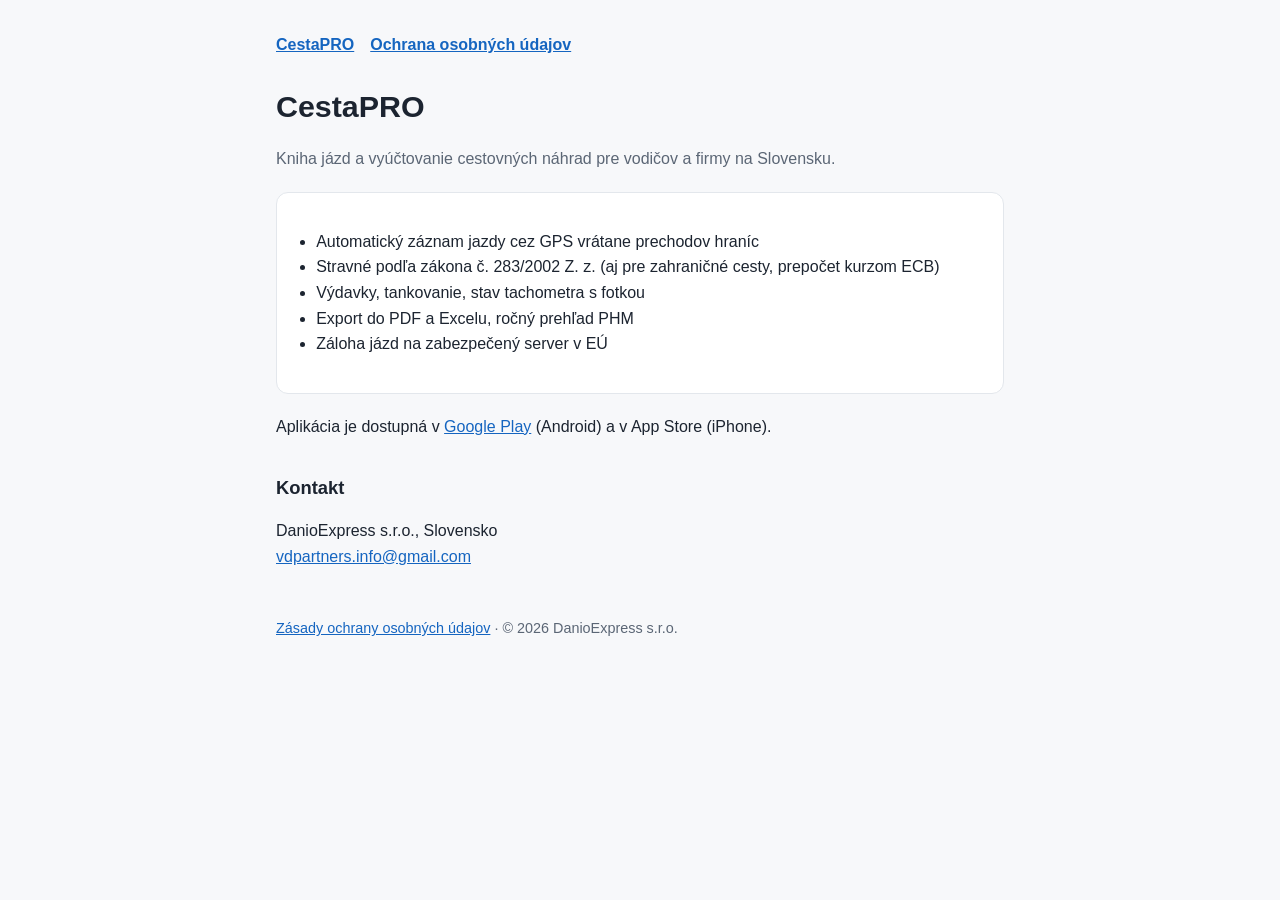
<file: index.html>
<!doctype html><html lang="sk"><head><meta charset="utf-8"><meta name="viewport" content="width=device-width,initial-scale=1">
<title>CestaPRO – kniha jázd a cestovné náhrady</title><link rel="stylesheet" href="style.css"></head><body><main>
<nav><a href="./">CestaPRO</a><a href="privacy.html">Ochrana osobných údajov</a></nav>
<h1>CestaPRO</h1><p class="muted">Kniha jázd a vyúčtovanie cestovných náhrad pre vodičov a firmy na Slovensku.</p>
<div class="card"><ul>
<li>Automatický záznam jazdy cez GPS vrátane prechodov hraníc</li>
<li>Stravné podľa zákona č. 283/2002 Z. z. (aj pre zahraničné cesty, prepočet kurzom ECB)</li>
<li>Výdavky, tankovanie, stav tachometra s fotkou</li>
<li>Export do PDF a Excelu, ročný prehľad PHM</li>
<li>Záloha jázd na zabezpečený server v EÚ</li>
</ul></div>
<p>Aplikácia je dostupná v <a href="https://play.google.com/store/apps/details?id=com.cestaproapp">Google Play</a> (Android) a v App Store (iPhone).</p>
<h2>Kontakt</h2><p>DanioExpress s.r.o., Slovensko<br><a href="mailto:vdpartners.info@gmail.com">vdpartners.info@gmail.com</a></p>
<footer><a href="privacy.html">Zásady ochrany osobných údajov</a> · © 2026 DanioExpress s.r.o.</footer>
</main></body></html>
</file>
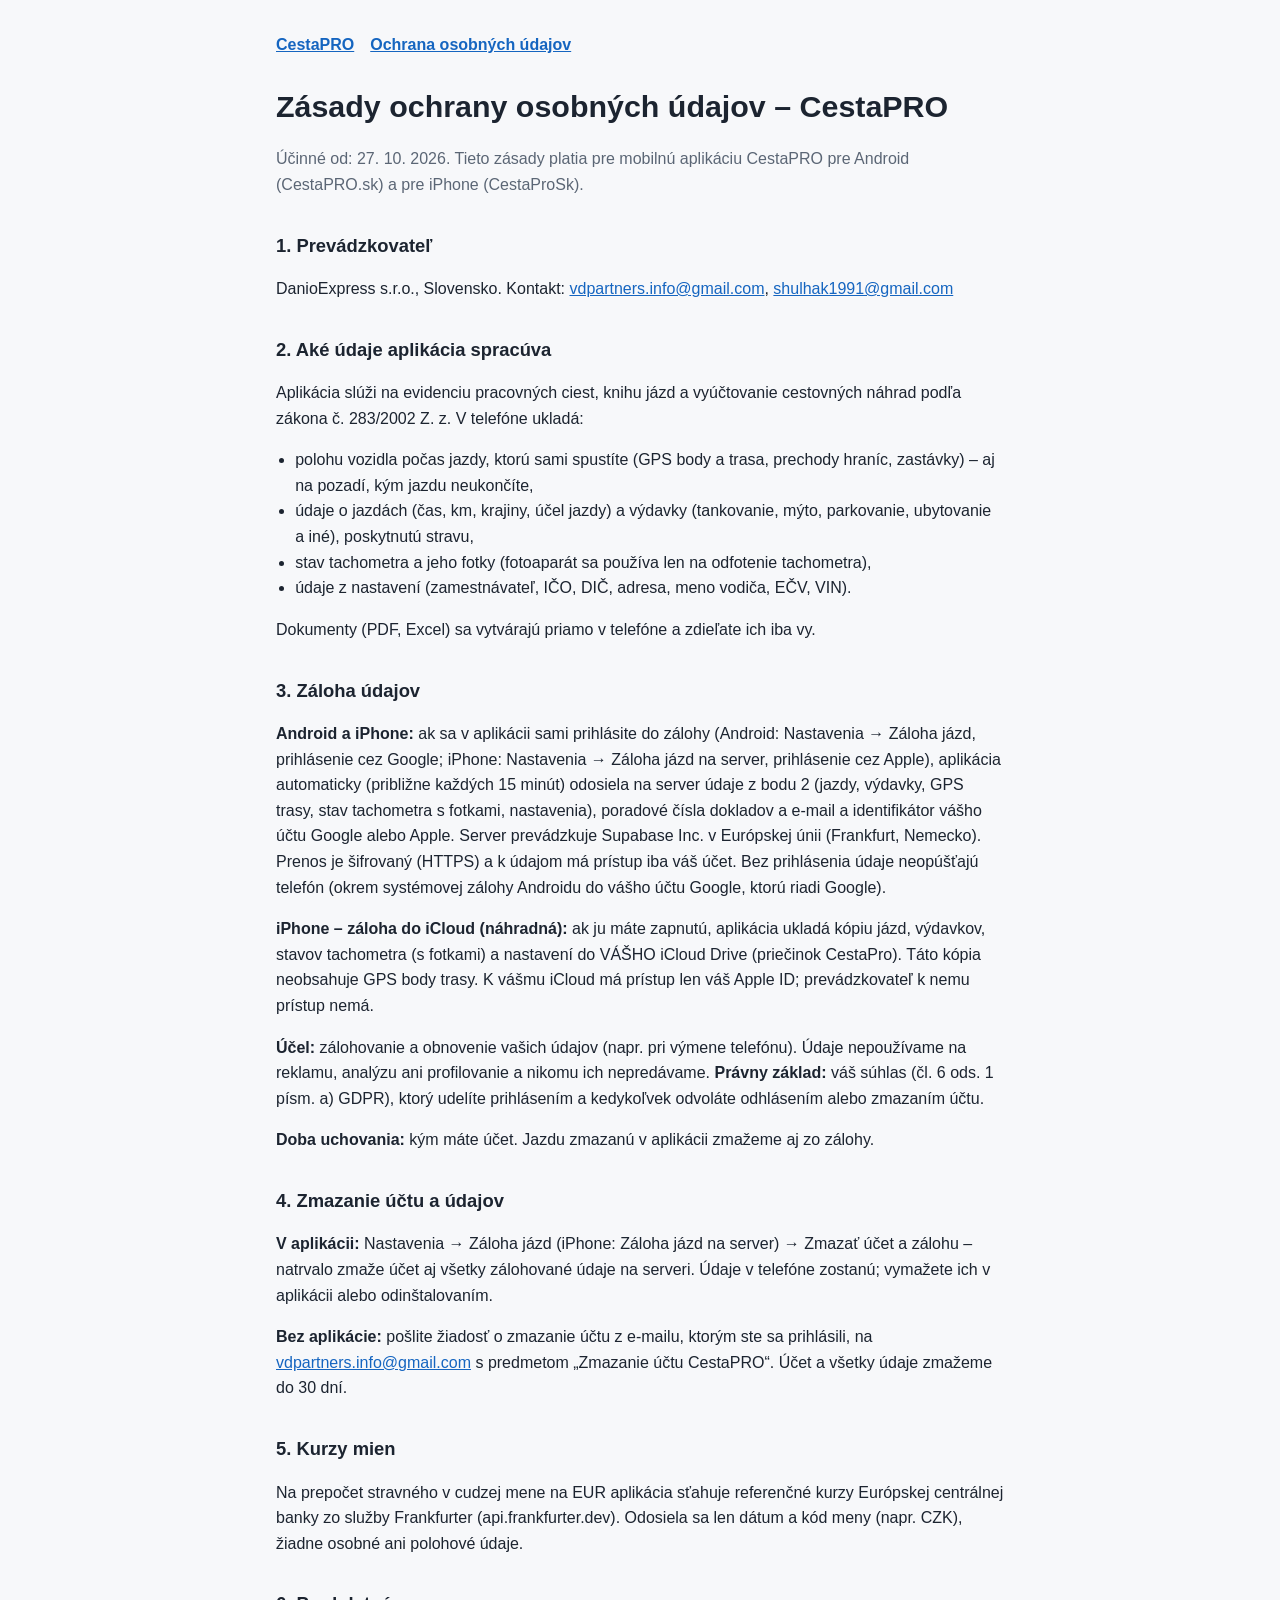
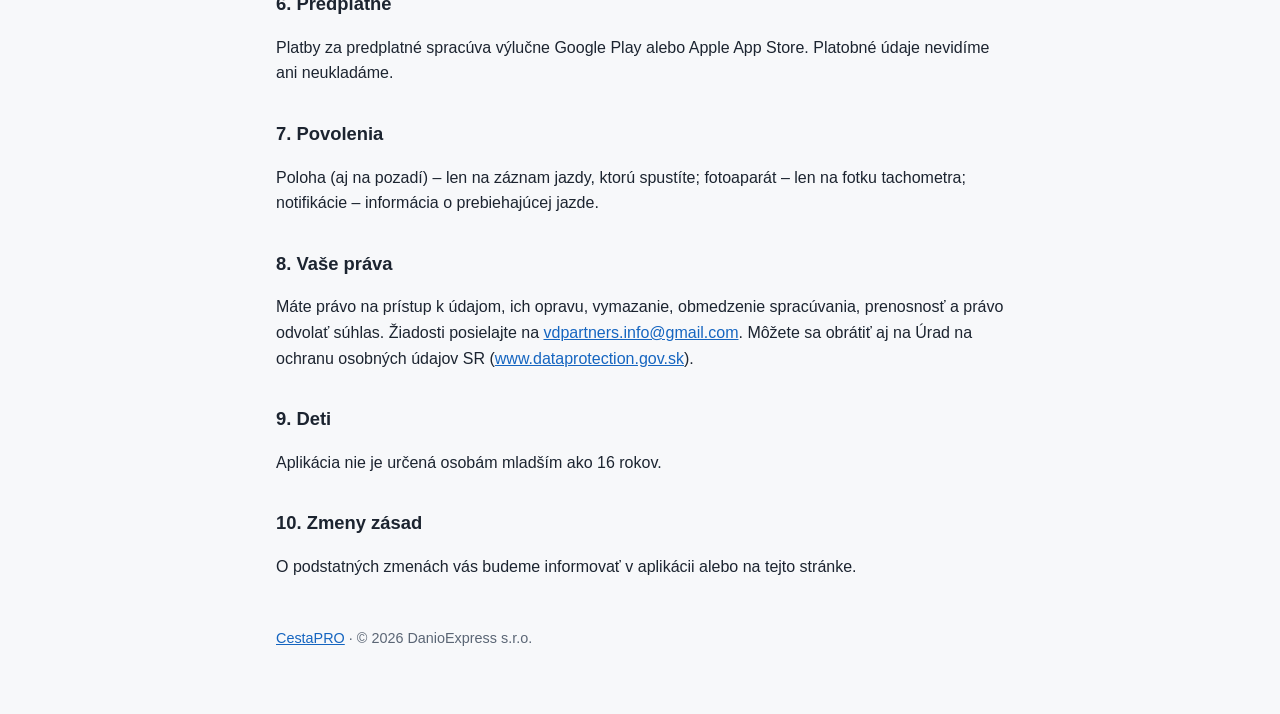
<file: privacy.html>
<!doctype html><html lang="sk"><head><meta charset="utf-8"><meta name="viewport" content="width=device-width,initial-scale=1">
<title>Zásady ochrany osobných údajov – CestaPRO</title><link rel="stylesheet" href="style.css"></head><body><main>
<nav><a href="./">CestaPRO</a><a href="privacy.html">Ochrana osobných údajov</a></nav>
<h1>Zásady ochrany osobných údajov – CestaPRO</h1>
<p class="muted">Účinné od: 27. 10. 2026. Tieto zásady platia pre mobilnú aplikáciu CestaPRO pre Android (CestaPRO.sk) a pre iPhone (CestaProSk).</p>
<h2>1. Prevádzkovateľ</h2><p>DanioExpress s.r.o., Slovensko. Kontakt: <a href="mailto:vdpartners.info@gmail.com">vdpartners.info@gmail.com</a>, <a href="mailto:shulhak1991@gmail.com">shulhak1991@gmail.com</a></p>
<h2>2. Aké údaje aplikácia spracúva</h2><p>Aplikácia slúži na evidenciu pracovných ciest, knihu jázd a vyúčtovanie cestovných náhrad podľa zákona č. 283/2002 Z. z. V telefóne ukladá:</p>
<ul><li>polohu vozidla počas jazdy, ktorú sami spustíte (GPS body a trasa, prechody hraníc, zastávky) – aj na pozadí, kým jazdu neukončíte,</li>
<li>údaje o jazdách (čas, km, krajiny, účel jazdy) a výdavky (tankovanie, mýto, parkovanie, ubytovanie a iné), poskytnutú stravu,</li>
<li>stav tachometra a jeho fotky (fotoaparát sa používa len na odfotenie tachometra),</li>
<li>údaje z nastavení (zamestnávateľ, IČO, DIČ, adresa, meno vodiča, EČV, VIN).</li></ul>
<p>Dokumenty (PDF, Excel) sa vytvárajú priamo v telefóne a zdieľate ich iba vy.</p>
<h2>3. Záloha údajov</h2>
<p><strong>Android a iPhone:</strong> ak sa v aplikácii sami prihlásite do zálohy (Android: Nastavenia → Záloha jázd, prihlásenie cez Google; iPhone: Nastavenia → Záloha jázd na server, prihlásenie cez Apple), aplikácia automaticky (približne každých 15 minút) odosiela na server údaje z bodu 2 (jazdy, výdavky, GPS trasy, stav tachometra s fotkami, nastavenia), poradové čísla dokladov a e-mail a identifikátor vášho účtu Google alebo Apple. Server prevádzkuje Supabase Inc. v Európskej únii (Frankfurt, Nemecko). Prenos je šifrovaný (HTTPS) a k údajom má prístup iba váš účet. Bez prihlásenia údaje neopúšťajú telefón (okrem systémovej zálohy Androidu do vášho účtu Google, ktorú riadi Google).</p>
<p><strong>iPhone – záloha do iCloud (náhradná):</strong> ak ju máte zapnutú, aplikácia ukladá kópiu jázd, výdavkov, stavov tachometra (s fotkami) a nastavení do VÁŠHO iCloud Drive (priečinok CestaPro). Táto kópia neobsahuje GPS body trasy. K vášmu iCloud má prístup len váš Apple ID; prevádzkovateľ k nemu prístup nemá.</p>
<p><strong>Účel:</strong> zálohovanie a obnovenie vašich údajov (napr. pri výmene telefónu). Údaje nepoužívame na reklamu, analýzu ani profilovanie a nikomu ich nepredávame. <strong>Právny základ:</strong> váš súhlas (čl. 6 ods. 1 písm. a) GDPR), ktorý udelíte prihlásením a kedykoľvek odvoláte odhlásením alebo zmazaním účtu.</p>
<p><strong>Doba uchovania:</strong> kým máte účet. Jazdu zmazanú v aplikácii zmažeme aj zo zálohy.</p>
<h2 id="zmazanie">4. Zmazanie účtu a údajov</h2>
<p><strong>V aplikácii:</strong> Nastavenia → Záloha jázd (iPhone: Záloha jázd na server) → Zmazať účet a zálohu – natrvalo zmaže účet aj všetky zálohované údaje na serveri. Údaje v telefóne zostanú; vymažete ich v aplikácii alebo odinštalovaním.</p>
<p><strong>Bez aplikácie:</strong> pošlite žiadosť o zmazanie účtu z e-mailu, ktorým ste sa prihlásili, na <a href="mailto:vdpartners.info@gmail.com?subject=Zmazanie%20%C3%BA%C4%8Dtu%20CestaPRO">vdpartners.info@gmail.com</a> s predmetom „Zmazanie účtu CestaPRO“. Účet a všetky údaje zmažeme do 30 dní.</p>
<h2>5. Kurzy mien</h2><p>Na prepočet stravného v cudzej mene na EUR aplikácia sťahuje referenčné kurzy Európskej centrálnej banky zo služby Frankfurter (api.frankfurter.dev). Odosiela sa len dátum a kód meny (napr. CZK), žiadne osobné ani polohové údaje.</p>
<h2>6. Predplatné</h2><p>Platby za predplatné spracúva výlučne Google Play alebo Apple App Store. Platobné údaje nevidíme ani neukladáme.</p>
<h2>7. Povolenia</h2><p>Poloha (aj na pozadí) – len na záznam jazdy, ktorú spustíte; fotoaparát – len na fotku tachometra; notifikácie – informácia o prebiehajúcej jazde.</p>
<h2>8. Vaše práva</h2><p>Máte právo na prístup k údajom, ich opravu, vymazanie, obmedzenie spracúvania, prenosnosť a právo odvolať súhlas. Žiadosti posielajte na <a href="mailto:vdpartners.info@gmail.com">vdpartners.info@gmail.com</a>. Môžete sa obrátiť aj na Úrad na ochranu osobných údajov SR (<a href="https://www.dataprotection.gov.sk">www.dataprotection.gov.sk</a>).</p>
<h2>9. Deti</h2><p>Aplikácia nie je určená osobám mladším ako 16 rokov.</p>
<h2>10. Zmeny zásad</h2><p>O podstatných zmenách vás budeme informovať v aplikácii alebo na tejto stránke.</p>
<footer><a href="./">CestaPRO</a> · © 2026 DanioExpress s.r.o.</footer>
</main></body></html>
</file>
<file: style.css>
:root{--bg:#f7f8fa;--fg:#1c2430;--muted:#5b6675;--accent:#1565c0;--card:#fff;--line:#e3e7ec}
@media (prefers-color-scheme:dark){:root{--bg:#111418;--fg:#e8ecf1;--muted:#9aa5b1;--accent:#64a8ff;--card:#1a1f25;--line:#2a313a}}
*{box-sizing:border-box}body{margin:0;background:var(--bg);color:var(--fg);font:16px/1.6 -apple-system,Segoe UI,Roboto,sans-serif}
main{max-width:760px;margin:0 auto;padding:32px 16px 64px}h1{font-size:1.9rem;margin:.2em 0}h2{font-size:1.15rem;margin-top:1.8em}
a{color:var(--accent)}.muted{color:var(--muted)}.card{background:var(--card);border:1px solid var(--line);border-radius:12px;padding:20px;margin:20px 0}
nav{display:flex;gap:16px;margin-bottom:24px;font-weight:600}footer{margin-top:48px;color:var(--muted);font-size:.9rem}ul{padding-left:1.2em}
</file>
